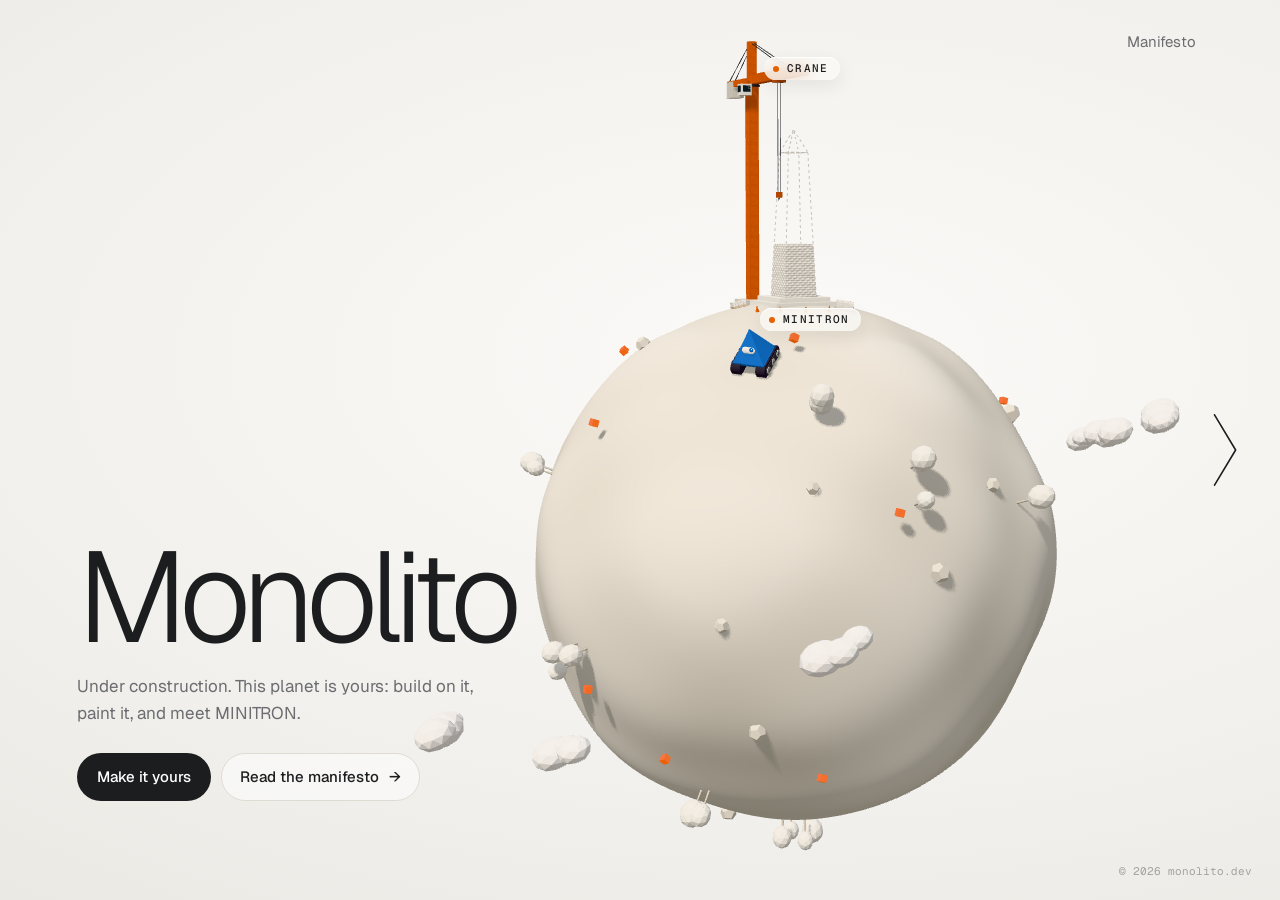
<file: index.html>
<!doctype html>
<html lang="en">
<head>
  <meta charset="utf-8">
  <meta name="viewport" content="width=device-width, initial-scale=1, viewport-fit=cover">
  <title>Monolito</title>
  <meta name="description" content="monolito.dev, under construction.">
  <meta name="generator" content="Bureau (Monolito)">
  <meta name="theme-color" content="#f3f2ee">
  <meta property="og:title" content="Monolito">
  <meta property="og:description" content="monolito.dev, under construction.">
  <link rel="canonical" href="https://monolito.dev/">
  <link rel="preconnect" href="https://fonts.googleapis.com">
  <link rel="preconnect" href="https://fonts.gstatic.com" crossorigin>
  <link rel="stylesheet" href="https://fonts.googleapis.com/css2?family=Geist:wght@300..700&family=Geist+Mono:wght@400..600&display=swap">
  <link rel="stylesheet" href="./style.css?v=6ea805fa37">
  <style>:root { --accent: #e66100; }</style>
</head>
<body class="pages">
  <header class="bar">
    <a class="mark" href="./"><span class="slab" aria-hidden="true"></span>Monolito</a>
    <nav><a href="manifesto/">Manifesto</a></nav>
  </header>
  <main>
    <div id="mono" class="mono is-explore">
<div id="stage" class="stage" aria-hidden="true"></div>
<header class="mono-top">
  <button id="back" class="chip mono-back" type="button" aria-label="Back to the planet">← Planet</button>
  <div class="mono-tools">
    <nav class="mono-nav"><a href="manifesto/">Manifesto</a></nav>
    <button id="mute" class="round" type="button" aria-pressed="false" aria-label="Sound on"></button>
  </div>
</header>
<section class="mono-hero">
  <h1>Monolito</h1>
  <p>Under construction. This planet is yours: build on it, paint it, and meet MINITRON.</p>
  <div class="mono-actions"><button id="build" class="go" type="button">Make it yours</button><a class="mono-more" href="manifesto/">Read the manifesto</a></div>
</section>
<button id="tag-crane" class="tag" type="button"><span class="tag-dot" aria-hidden="true"></span>Crane</button>
<button id="tag-minitron" class="tag" type="button"><span class="tag-dot" aria-hidden="true"></span>MINITRON</button>
<div class="score" aria-live="polite"><b id="score">0</b><span id="goal"></span></div>
<div id="toast" class="toast" role="status"></div>
<section id="card" class="card away" aria-labelledby="card-title" inert>
  <p class="kicker">The crane</p>
  <h2 id="card-title">Stack the Monolito.</h2>
  <p id="card-text"></p>
  <fieldset id="paints" class="paints" role="radiogroup" aria-label="Crane paint"><legend>Paint</legend></fieldset>
  <button id="go" class="go" type="button">Start stacking</button>
  <p id="best" class="best"></p>
</section>
<section id="builder" class="card builder away" aria-label="Your planet" inert>
  <div class="builder-head"><p class="kicker">Your planet</p><div class="tabs" role="tablist"><button id="tab-build" role="tab" type="button" aria-selected="true">Build</button><button id="tab-colors" role="tab" type="button" aria-selected="false">Colors</button></div></div>
  <div id="pane-build">
  <div id="pieces" class="pieces" role="radiogroup" aria-label="Piece"></div>
  <fieldset id="build-paints" class="paints" role="radiogroup" aria-label="Paint"><legend>Paint</legend></fieldset>
  <div class="build-foot"><span id="build-count" class="best"></span><button id="build-clear" class="textbutton" type="button">Start over</button></div>
  </div>
  <div id="pane-colors" hidden>
  <div id="looks" class="looks"></div>
  <div class="build-foot"><span class="best">kept in this browser</span><button id="look-reset" class="textbutton" type="button">Back to the first colors</button></div>
  </div>
</section>
<p id="hint" class="hint"></p>
<a class="wnav next" href="earth/" aria-label="Next world: Earth"><span class="wnav-label"><small>02 / 02</small><b>Earth</b></span><svg class="wnav-chev" viewBox="0 0 32 88" aria-hidden="true"><g class="wnav-nudge"><path class="ghost" d="M4 4 28 44 4 84"/><path class="ghost" d="M4 4 28 44 4 84"/><path class="line" pathLength="100" d="M4 4 28 44 4 84"/><path class="glint" pathLength="100" d="M4 4 28 44 4 84"/></g></svg></a>
<p class="mono-foot">© 2026 monolito.dev</p>
<noscript><p class="mono-hero" style="bottom:auto;top:40%">monolito.dev is under construction.</p></noscript>
</div>
<script type="module" src="assets/planet/planet.js?v=8920461526"></script>
  </main>
  <footer class="foot">© 2026 monolito.dev</footer>
</body>
</html>
</file>
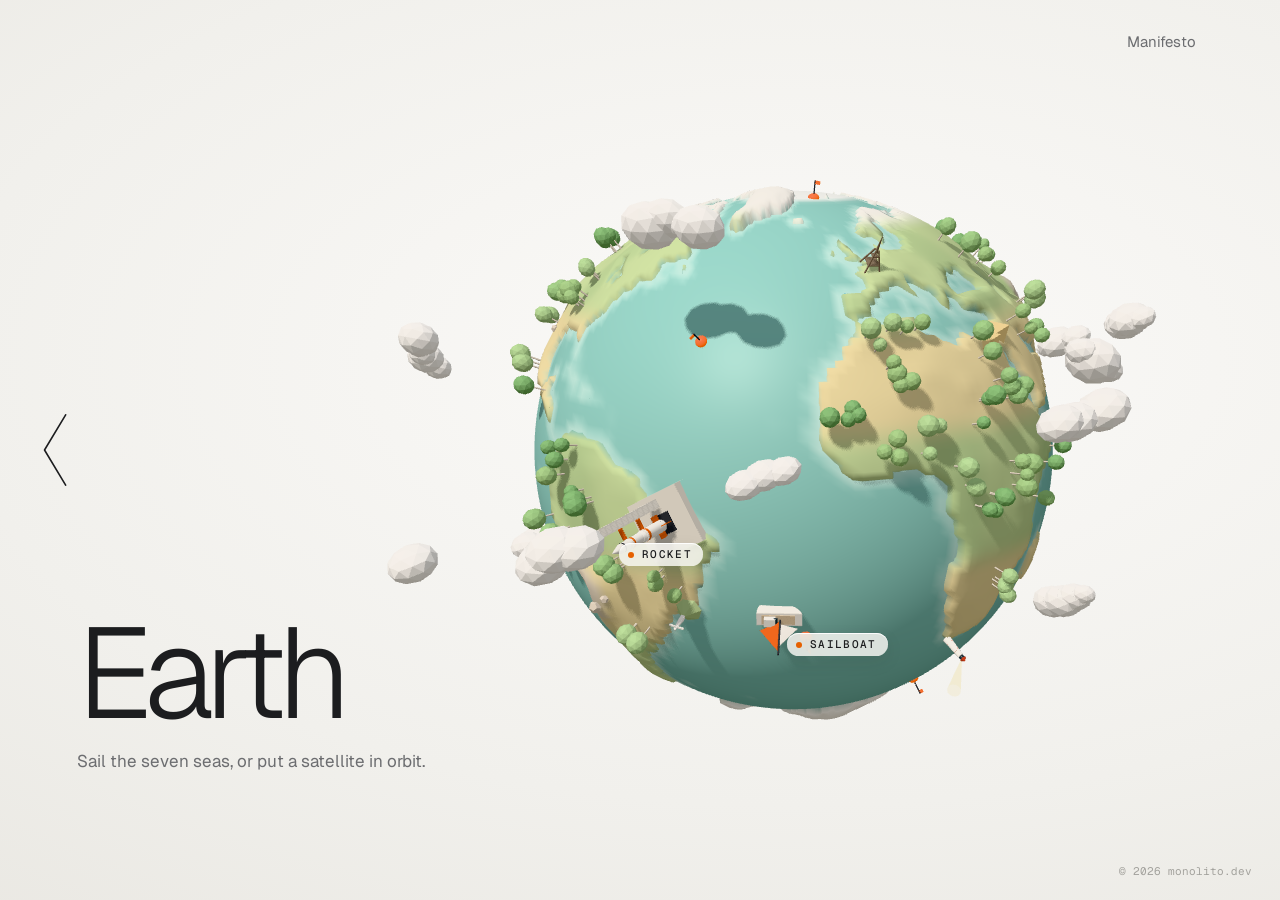
<file: earth/index.html>
<!doctype html>
<html lang="en">
<head>
  <meta charset="utf-8">
  <meta name="viewport" content="width=device-width, initial-scale=1, viewport-fit=cover">
  <title>Earth · Monolito</title>
  <meta name="description" content="Sail the seven seas, or put a satellite in orbit.">
  <meta name="generator" content="Bureau (Monolito)">
  <meta name="theme-color" content="#f3f2ee">
  <meta property="og:title" content="Earth · Monolito">
  <meta property="og:description" content="Sail the seven seas, or put a satellite in orbit.">
  <link rel="canonical" href="https://monolito.dev/earth/">
  <link rel="preconnect" href="https://fonts.googleapis.com">
  <link rel="preconnect" href="https://fonts.gstatic.com" crossorigin>
  <link rel="stylesheet" href="https://fonts.googleapis.com/css2?family=Geist:wght@300..700&family=Geist+Mono:wght@400..600&display=swap">
  <link rel="stylesheet" href="../style.css?v=6ea805fa37">
  <style>:root { --accent: #e66100; }</style>
</head>
<body class="pages">
  <header class="bar">
    <a class="mark" href="../"><span class="slab" aria-hidden="true"></span>Monolito</a>
    <nav><a href="../manifesto/">Manifesto</a></nav>
  </header>
  <main>
    <div id="mono" class="mono is-explore">
<div id="stage" class="stage" aria-hidden="true"></div>
<header class="mono-top">
  <button id="back" class="chip mono-back" type="button" aria-label="Back to the Earth">← Earth</button>
  <div class="mono-tools">
    <nav class="mono-nav"><a href="../manifesto/">Manifesto</a></nav>
    <button id="mute" class="round" type="button" aria-pressed="false" aria-label="Sound on"></button>
  </div>
</header>
<section class="mono-hero">
  <h1>Earth</h1>
  <p>Sail the seven seas, or put a satellite in orbit.</p>
</section>
<button id="tag-boat" class="tag" type="button"><span class="tag-dot" aria-hidden="true"></span>Sailboat</button>
<button id="tag-rocket" class="tag" type="button"><span class="tag-dot" aria-hidden="true"></span>Rocket</button>
<div class="score" aria-live="polite"><b id="score">0</b><span id="goal"></span><span id="meter" class="meter" aria-hidden="true"><i></i></span></div>
<div id="toast" class="toast" role="status"></div>
<section id="card" class="card away" aria-labelledby="card-title" inert>
  <p id="card-kicker" class="kicker">The rocket</p>
  <h2 id="card-title">Reach orbit.</h2>
  <p id="card-text"></p>
  <button id="go" class="go" type="button">Start</button>
  <p id="best" class="best"></p>
</section>
<p id="hint" class="hint"></p>
<a class="wnav prev" href="../" aria-label="Previous world: Monolito"><span class="wnav-label"><small>01 / 02</small><b>Monolito</b></span><svg class="wnav-chev" viewBox="0 0 32 88" aria-hidden="true"><g class="wnav-nudge"><path class="ghost" d="M28 4 4 44 28 84"/><path class="ghost" d="M28 4 4 44 28 84"/><path class="line" pathLength="100" d="M28 4 4 44 28 84"/><path class="glint" pathLength="100" d="M28 4 4 44 28 84"/></g></svg></a>
<p class="mono-foot">© 2026 monolito.dev</p>
<noscript><p class="mono-hero" style="bottom:auto;top:40%">Earth needs JavaScript and WebGL.</p></noscript>
</div>
<script type="module" src="../assets/earth/earth.js?v=7e6ab3f250"></script>
  </main>
  <footer class="foot">© 2026 monolito.dev</footer>
</body>
</html>
</file>
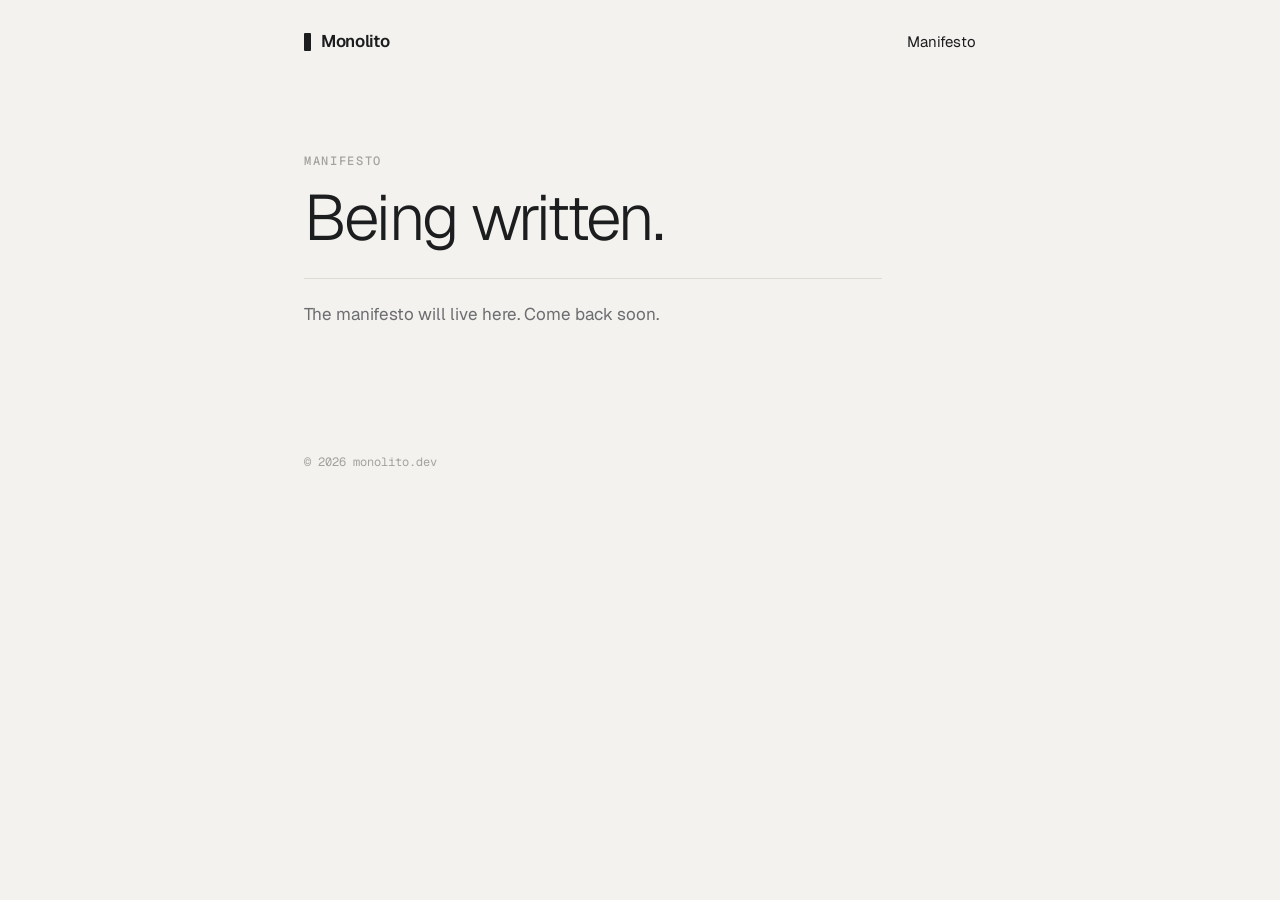
<file: manifesto/index.html>
<!doctype html>
<html lang="en">
<head>
  <meta charset="utf-8">
  <meta name="viewport" content="width=device-width, initial-scale=1, viewport-fit=cover">
  <title>Manifesto · Monolito</title>
  <meta name="description" content="The Monolito manifesto. Being written.">
  <meta name="generator" content="Bureau (Monolito)">
  <meta name="theme-color" content="#f3f2ee">
  <meta property="og:title" content="Manifesto · Monolito">
  <meta property="og:description" content="The Monolito manifesto. Being written.">
  <link rel="canonical" href="https://monolito.dev/manifesto/">
  <link rel="preconnect" href="https://fonts.googleapis.com">
  <link rel="preconnect" href="https://fonts.gstatic.com" crossorigin>
  <link rel="stylesheet" href="https://fonts.googleapis.com/css2?family=Geist:wght@300..700&family=Geist+Mono:wght@400..600&display=swap">
  <link rel="stylesheet" href="../style.css?v=6ea805fa37">
  <style>:root { --accent: #e66100; }</style>
</head>
<body class="pages">
  <header class="bar">
    <a class="mark" href="../"><span class="slab" aria-hidden="true"></span>Monolito</a>
    <nav><a href="../manifesto/" aria-current="page">Manifesto</a></nav>
  </header>
  <main>
    <p class="kicker">Manifesto</p>
<h1 id="being-written">Being written.</h1>
<p class="placeholder">The manifesto will live here. Come back soon.</p>
  </main>
  <footer class="foot">© 2026 monolito.dev</footer>
</body>
</html>
</file>
<file: style.css>
/* monolito.dev: white, quiet, and small worlds of clay; ‹ and › go from one to the next. */

:root {
  --bg: #f3f2ee; --ink: #1c1d1f; --soft: #6c6d70; --faint: #a3a29d; --line: #dedbd3;
  --panel: rgba(250, 249, 246, 0.82); --accent: #e66100;
  --sans: 'Geist', ui-sans-serif, system-ui, sans-serif;
  --mono: 'Geist Mono', ui-monospace, monospace;
  color-scheme: light;
}

* { box-sizing: border-box; }
html, body { margin: 0; }
body {
  min-height: 100vh; background: var(--bg); color: var(--ink);
  font: 400 17px/1.6 var(--sans); -webkit-font-smoothing: antialiased;
}
a { color: inherit; text-underline-offset: 3px; text-decoration-thickness: 1px; }
:focus-visible { outline: 2px solid var(--accent); outline-offset: 3px; border-radius: 4px; }

/* ------------------------------------------------------------------ plain pages */

.bar {
  display: flex; align-items: center; justify-content: space-between; gap: 16px;
  max-width: 720px; margin: 0 auto; padding: 28px 24px;
}
.mark, .mono-mark {
  display: inline-flex; align-items: center; gap: 10px; text-decoration: none;
  font-weight: 600; font-size: 17px; letter-spacing: -0.02em;
}
.slab { width: 7px; height: 18px; background: var(--ink); border-radius: 1px; }
.bar nav { display: flex; gap: 22px; }
.bar nav a, .mono-nav a { text-decoration: none; color: var(--soft); font-size: 15px; }
.bar nav a:hover, .bar nav a[aria-current], .mono-nav a:hover { color: var(--ink); }

main { max-width: 720px; margin: 0 auto; padding: 8vh 24px 12vh; }
main h1 { font-size: clamp(40px, 7vw, 64px); font-weight: 300; letter-spacing: -0.045em; line-height: 1.02; margin: 0 0 28px; }
main h2 { font-size: 22px; font-weight: 500; letter-spacing: -0.02em; margin: 2.2em 0 0.6em; }
main p { color: #3d3e41; max-width: 34em; }
.kicker { font: 500 12px/1 var(--mono); letter-spacing: 0.14em; text-transform: uppercase; color: var(--faint); margin: 0 0 18px; }
.placeholder { border-top: 1px solid var(--line); padding-top: 22px; color: var(--soft); }
.foot { max-width: 720px; margin: 0 auto; padding: 0 24px 32px; font: 400 12px var(--mono); color: var(--faint); }

/* ------------------------------------------------------------------ home: the planet */

body:has(.mono) { overflow: hidden; }
body:has(.mono) > .bar, body:has(.mono) > .foot { display: none; }
body:has(.mono) main { padding: 0; max-width: none; }

.mono {
  position: fixed; inset: 0; overflow: hidden;
  background: radial-gradient(120% 90% at 62% 40%, #fbfaf8 0%, #f1f0ec 55%, #e7e5df 100%);
  user-select: none; -webkit-user-select: none; -webkit-tap-highlight-color: transparent; touch-action: none;
}
.stage { position: absolute; inset: 0; cursor: grab; }
.stage canvas { display: block; width: 100%; height: 100%; opacity: 0; transition: opacity 1.2s ease; }
.stage.ready canvas { opacity: 1; }
.mono.is-dragging .stage { cursor: grabbing; }
.mono.is-pointing .stage { cursor: pointer; }
.mono.is-drive .stage { cursor: crosshair; }
.mono.is-crane .stage { cursor: default; }
.mono.is-playing .stage { cursor: pointer; }

.mono-top {
  position: absolute; top: 0; left: 0; right: 0; display: flex; align-items: center; justify-content: space-between;
  gap: 12px; padding: max(22px, env(safe-area-inset-top)) 28px 0; pointer-events: none;
}
.mono-top > * { pointer-events: auto; }
.mono-nav { display: flex; align-items: center; gap: 6px; }
.mono-nav a { padding: 8px 10px; }

.mono-hero {
  position: absolute; left: clamp(24px, 6vw, 88px); bottom: clamp(36px, 11vh, 120px); max-width: 420px;
  transition: opacity 0.5s ease, transform 0.6s cubic-bezier(0.2, 0.7, 0.2, 1);
}
.mono-hero h1 {
  margin: 0; font-size: clamp(56px, 10vw, 128px); font-weight: 300; letter-spacing: -0.06em; line-height: 0.9;
}
.mono-hero p { margin: 18px 0 26px; color: var(--soft); font-size: 17px; }
.mono-more {
  display: inline-flex; align-items: center; gap: 10px; text-decoration: none; font-weight: 500; font-size: 15px;
  padding: 11px 18px; border-radius: 999px; border: 1px solid var(--line); background: rgba(255, 255, 255, 0.5);
  transition: border-color 0.2s, background 0.2s;
}
.mono-more::after { content: "→"; transition: transform 0.2s; }
.mono-more:hover { border-color: var(--ink); background: #fff; }
.mono-more:hover::after { transform: translateX(3px); }
.mono:not(.is-explore) .mono-hero { opacity: 0; transform: translateY(14px); pointer-events: none; }

/* tags that float next to the crane and MINITRON */
.tag {
  position: absolute; left: 0; top: 0; display: inline-flex; align-items: center; gap: 8px;
  padding: 6px 11px 6px 9px; border: 0; border-radius: 999px; cursor: pointer;
  font: 500 11px/1 var(--mono); letter-spacing: 0.12em; text-transform: uppercase; color: var(--ink);
  background: var(--panel); backdrop-filter: blur(8px); -webkit-backdrop-filter: blur(8px);
  box-shadow: 0 1px 0 rgba(255, 255, 255, 0.9) inset, 0 6px 18px rgba(40, 36, 30, 0.08);
  opacity: 0; transition: opacity 0.35s ease, box-shadow 0.2s; will-change: transform;
}
.tag-dot { width: 6px; height: 6px; border-radius: 50%; background: var(--accent); box-shadow: 0 0 0 0 var(--accent); animation: pulse 2.4s infinite; }
.tag.on { opacity: 1; }
.tag:hover, .tag.hot { box-shadow: 0 0 0 1px var(--ink) inset, 0 6px 18px rgba(40, 36, 30, 0.12); }
.mono:not(.is-explore) .tag { opacity: 0; pointer-events: none; }
@keyframes pulse { 0% { box-shadow: 0 0 0 0 rgba(230, 97, 0, 0.45); } 70%, 100% { box-shadow: 0 0 0 7px rgba(230, 97, 0, 0); } }

/* panels for the games */
.card {
  position: absolute; left: clamp(16px, 4vw, 40px); bottom: clamp(16px, 5vh, 40px); width: min(380px, calc(100% - 32px));
  padding: 24px 24px 20px; border-radius: 20px; cursor: default;
  background: var(--panel); backdrop-filter: blur(14px); -webkit-backdrop-filter: blur(14px);
  box-shadow: 0 1px 0 rgba(255, 255, 255, 0.9) inset, 0 24px 60px rgba(40, 36, 30, 0.12);
  transition: opacity 0.35s, transform 0.4s cubic-bezier(0.2, 0.7, 0.2, 1);
}
.card.away { opacity: 0; transform: translateY(16px); pointer-events: none; }
.card .kicker { margin-bottom: 12px; }
.card h2 { margin: 0 0 8px; font-size: 28px; font-weight: 400; letter-spacing: -0.035em; line-height: 1.1; }
.card p { margin: 0 0 18px; font-size: 15px; line-height: 1.5; color: var(--soft); }
.card .best { margin: 14px 0 0; font: 400 12px var(--mono); color: var(--faint); }
.card .best:empty { display: none; }

.paints { display: flex; align-items: center; gap: 8px; margin: 0 0 20px; padding: 0; border: 0; }
.paints legend { font: 500 11px/1 var(--mono); letter-spacing: 0.12em; text-transform: uppercase; color: var(--faint); margin-right: 6px; float: left; padding: 8px 6px 0 0; }
.paint {
  width: 26px; height: 26px; border-radius: 50%; border: 0; padding: 0; cursor: pointer; background: var(--c);
  box-shadow: 0 0 0 1px rgba(0, 0, 0, 0.12) inset; transition: transform 0.15s, box-shadow 0.15s;
}
.paint:hover { transform: scale(1.1); }
.paint[aria-checked="true"] { box-shadow: 0 0 0 1px rgba(0, 0, 0, 0.12) inset, 0 0 0 2px var(--bg), 0 0 0 3.5px var(--ink); }

.go {
  font: inherit; font-weight: 500; font-size: 15px; color: #fff; background: var(--ink);
  border: 0; border-radius: 999px; padding: 12px 20px; cursor: pointer; transition: transform 0.12s, background 0.2s;
}
.go:hover { background: #000; transform: translateY(-1px); }
.go:active { transform: translateY(1px); }

.chip, .round {
  font: 500 13px var(--sans); color: var(--ink); background: var(--panel); border: 0; cursor: pointer;
  backdrop-filter: blur(10px); -webkit-backdrop-filter: blur(10px);
  box-shadow: 0 1px 0 rgba(255, 255, 255, 0.9) inset, 0 6px 18px rgba(40, 36, 30, 0.08);
}
.chip { display: inline-flex; align-items: center; gap: 8px; padding: 9px 15px 9px 12px; border-radius: 999px; }
.round { width: 38px; height: 38px; display: grid; place-items: center; border-radius: 50%; }
.round[aria-pressed="true"] { color: var(--faint); }
.mono-tools { display: flex; gap: 8px; }
.mono-back, .mono-tools .round { transition: opacity 0.3s; }
.mono.is-explore .mono-back, .mono.is-explore .mono-tools .round { opacity: 0; pointer-events: none; }
.mono:not(.is-explore) .mono-nav { opacity: 0; pointer-events: none; }
.mono-nav { transition: opacity 0.3s; }

.score {
  position: absolute; top: max(70px, 9vh); left: 50%; transform: translateX(-50%); text-align: center;
  pointer-events: none; opacity: 0; transition: opacity 0.3s;
}
.score b { display: block; font-size: clamp(56px, 9vw, 96px); font-weight: 200; letter-spacing: -0.05em; line-height: 1; font-variant-numeric: tabular-nums; }
.score span { font: 400 12px var(--mono); color: var(--faint); letter-spacing: 0.06em; }
.score b, .score span { text-shadow: 0 0 14px var(--bg), 0 0 6px var(--bg), 0 0 2px var(--bg); }
.mono.is-playing .score, .mono.is-drive .score { opacity: 1; }

.toast {
  position: absolute; top: max(178px, 22vh); left: 50%; transform: translate(-50%, 8px); opacity: 0;
  font: 500 13px var(--mono); letter-spacing: 0.04em; padding: 8px 14px; border-radius: 999px;
  background: var(--ink); color: #fff; white-space: nowrap; pointer-events: none;
  transition: opacity 0.2s, transform 0.3s cubic-bezier(0.3, 1.5, 0.5, 1);
}
.toast.show { opacity: 1; transform: translate(-50%, 0); }
.toast a { color: #fff; pointer-events: auto; }

.hint {
  position: absolute; bottom: max(24px, env(safe-area-inset-bottom)); left: 50%; transform: translateX(-50%); margin: 0;
  font: 400 12px var(--mono); letter-spacing: 0.04em; color: var(--soft); white-space: nowrap; pointer-events: none;
  opacity: 0; transition: opacity 0.4s;
}
.mono.show-hint .hint { opacity: 1; }
.hint a { pointer-events: auto; color: var(--ink); }

.mono-foot { position: absolute; right: 28px; bottom: 22px; margin: 0; font: 400 11px var(--mono); color: var(--faint); pointer-events: none; }
.mono:not(.is-explore) .mono-foot { opacity: 0; }

.mono.no-gl .tag { display: none; }

@media (max-width: 720px) {
  .mono-top { padding: max(16px, env(safe-area-inset-top)) 16px 0; }
  .mono-hero { left: 20px; right: 20px; bottom: max(28px, env(safe-area-inset-bottom)); }
  .mono-hero p { margin: 12px 0 20px; }
  .card { left: 12px; right: 12px; bottom: 12px; width: auto; padding: 20px 20px 18px; }
  .mono-foot { display: none; }
  .hint { white-space: normal; text-align: center; width: calc(100% - 32px); }
}
@media (prefers-reduced-motion: reduce) {
  .card, .toast, .hint, .score, .mono-hero, .tag, .stage canvas { transition: none; }
  .tag-dot { animation: none; }
}

/* ------------------------------------------------------------------ building on the planet */

.mono-actions { display: flex; flex-wrap: wrap; align-items: center; gap: 10px; }
.mono.is-build .stage { cursor: crosshair; }
.mono.is-build.is-erasing .stage { cursor: pointer; }
.builder { width: min(420px, calc(100% - 32px)); }
.pieces { display: flex; flex-wrap: wrap; gap: 6px; margin: 0 0 18px; }
.piece {
  font: 500 13px var(--sans); color: var(--ink); background: rgba(255, 255, 255, 0.6); border: 0; cursor: pointer;
  padding: 8px 13px; border-radius: 999px; box-shadow: 0 0 0 1px var(--line) inset; transition: background 0.15s, color 0.15s, box-shadow 0.15s;
}
.piece:hover { box-shadow: 0 0 0 1px var(--ink) inset; }
.piece[aria-checked="true"] { background: var(--ink); color: #fff; box-shadow: none; }
.piece-remove { margin-left: auto; }
.piece-remove[aria-checked="true"] { background: var(--accent); }
.builder .paints { margin-bottom: 14px; }
.builder-head { display: flex; align-items: center; justify-content: space-between; gap: 12px; margin-bottom: 16px; }
.builder-head .kicker { margin: 0; }
.tabs { display: inline-flex; padding: 3px; border-radius: 999px; box-shadow: 0 0 0 1px var(--line) inset; }
.tabs button { font: 500 13px var(--sans); color: var(--soft); background: none; border: 0; padding: 6px 14px; border-radius: 999px; cursor: pointer; }
.tabs button[aria-selected="true"] { background: var(--ink); color: var(--bg); }
.looks { display: grid; gap: 2px; margin-bottom: 12px; }
.looks .paints { margin: 0; display: grid; grid-template-columns: 84px repeat(6, 26px); gap: 8px; align-items: center; }
.looks .paints legend { float: left; padding: 0; margin: 0; }
.looks .paint { background: var(--c); }
.space .piece { background: rgba(255, 255, 255, 0.06); }
.space .piece[aria-checked="true"] { background: var(--ink); color: #111; }
.space .mono-more { background: rgba(255, 255, 255, 0.06); }
.space .mono-more:hover { background: rgba(255, 255, 255, 0.12); border-color: var(--ink); }
.build-foot { display: flex; align-items: center; justify-content: space-between; gap: 12px; }
.build-foot .best { margin: 0; }
.textbutton { font: 400 12px var(--mono); color: var(--soft); background: none; border: 0; padding: 4px 0; cursor: pointer; text-decoration: underline; text-underline-offset: 3px; }
.textbutton:hover { color: var(--ink); }
.card p a { color: var(--ink); }

/* ------------------------------------------------------------------ deep space: the night sky */

.mono.space {
  --bg: #0a0b10; --ink: #efebe4; --soft: rgba(239, 235, 228, 0.66); --faint: rgba(239, 235, 228, 0.42);
  --line: rgba(255, 255, 255, 0.14); --panel: rgba(24, 26, 33, 0.72);
  color: var(--ink); color-scheme: dark;
  background: radial-gradient(120% 90% at 62% 45%, #171a26 0%, #0c0e15 55%, #06070a 100%);
}
.space .tag, .space .card, .space .chip, .space .round { box-shadow: 0 1px 0 rgba(255, 255, 255, 0.06) inset, 0 10px 30px rgba(0, 0, 0, 0.35); }
.space .go { color: #111; }
.space .go:hover { background: #fff; }
.space .toast { color: #111; }
.space .toast a { color: #111; }
.space .paint[aria-checked="true"] { box-shadow: 0 0 0 1px rgba(255, 255, 255, 0.12) inset, 0 0 0 2px var(--bg), 0 0 0 3.5px var(--ink); }

/* ------------------------------------------------------------------ the worlds' games */

.mono.is-sail .stage { cursor: crosshair; }
.mono.is-launch .stage, .mono.is-dock .stage { cursor: default; }
.mono.is-launch.is-playing .stage, .mono.is-dock.is-playing .stage { cursor: pointer; }

/* the rocket's fuel, under the climb */
.meter { display: block; width: 120px; height: 4px; margin: 12px auto 0; border-radius: 2px; background: var(--line); overflow: hidden; opacity: 0; transition: opacity 0.3s; }
.meter i { display: block; height: 100%; width: calc(var(--fuel, 1) * 100%); background: var(--ink); border-radius: 2px; }
.meter.dry { background: var(--accent); animation: dry 0.5s steps(2) infinite; }
.mono.is-launch.is-playing .meter { opacity: 1; }
@keyframes dry { 50% { opacity: 0.35; } }

/* ------------------------------------------------------------------ ‹ and ›: from one world to the next */

.wnav {
  position: absolute; top: 50%; transform: translateY(-50%); z-index: 3;
  display: flex; align-items: center; gap: 16px; padding: 24px 8px;
  color: var(--ink); text-decoration: none; transition: opacity 0.4s;
}
.wnav.next { right: clamp(10px, 2.6vw, 40px); padding-left: 24px; }
.wnav.prev { left: clamp(10px, 2.6vw, 40px); padding-right: 24px; flex-direction: row-reverse; }
.wnav-label { display: grid; transition: clip-path 0.6s cubic-bezier(0.2, 0.7, 0.2, 1); }
.next .wnav-label { justify-items: end; text-align: right; clip-path: inset(0 0 0 100%); }
.prev .wnav-label { justify-items: start; text-align: left; clip-path: inset(0 100% 0 0); }
.wnav-label small { font: 500 10px/1 var(--mono); letter-spacing: 0.18em; text-transform: uppercase; color: var(--faint); margin-bottom: 8px; }
.wnav-label b { font-weight: 300; font-size: clamp(22px, 2.4vw, 32px); letter-spacing: -0.04em; line-height: 1; }
.wnav:hover .wnav-label, .wnav:focus-visible .wnav-label { clip-path: inset(0 -8px 0 -8px); }

.wnav-chev { width: clamp(22px, 2.2vw, 30px); height: auto; overflow: visible; transition: transform 0.5s cubic-bezier(0.2, 0.7, 0.2, 1); }
.wnav-chev path { fill: none; stroke: currentColor; stroke-width: 1.6; stroke-linecap: round; stroke-linejoin: round; vector-effect: non-scaling-stroke; }
.wnav-chev .line { stroke-dasharray: 100; stroke-dashoffset: 100; animation: chev-draw 1.2s 0.5s cubic-bezier(0.6, 0, 0.2, 1) forwards; }
.wnav-chev .glint { stroke: var(--accent); stroke-width: 2.2; stroke-dasharray: 14 200; stroke-dashoffset: 14; opacity: 0; animation: chev-glint 5.5s 2.2s cubic-bezier(0.5, 0, 0.3, 1) infinite; }
.prev .wnav-chev .glint { animation-delay: 4.95s; }
.wnav-chev .ghost { opacity: 0; }
.next .wnav-nudge { animation: nudge-next 5.5s 2.2s ease-in-out infinite; }
.prev .wnav-nudge { animation: nudge-prev 5.5s 4.95s ease-in-out infinite; }
.next:hover .wnav-chev, .next:focus-visible .wnav-chev { transform: translateX(6px); }
.prev:hover .wnav-chev, .prev:focus-visible .wnav-chev { transform: translateX(-6px); }
.next:hover .ghost, .next:focus-visible .ghost { animation: ghost-next 1s cubic-bezier(0.2, 0.7, 0.2, 1) infinite; }
.prev:hover .ghost, .prev:focus-visible .ghost { animation: ghost-prev 1s cubic-bezier(0.2, 0.7, 0.2, 1) infinite; }
.wnav:hover .ghost + .ghost, .wnav:focus-visible .ghost + .ghost { animation-delay: 0.5s; }
.wnav:hover .line, .wnav:focus-visible .line { stroke: var(--accent); transition: stroke 0.3s; }
.wnav:focus-visible { outline: none; }
.wnav:focus-visible .wnav-chev { outline: 2px solid var(--accent); outline-offset: 10px; border-radius: 6px; }

@keyframes chev-draw { to { stroke-dashoffset: 0; } }
@keyframes chev-glint { 0% { stroke-dashoffset: 14; opacity: 1; } 24% { stroke-dashoffset: -100; opacity: 1; } 25%, 100% { stroke-dashoffset: -100; opacity: 0; } }
@keyframes nudge-next { 0%, 4%, 26%, 100% { transform: none; } 12% { transform: translateX(5px); } }
@keyframes nudge-prev { 0%, 4%, 26%, 100% { transform: none; } 12% { transform: translateX(-5px); } }
@keyframes ghost-next { 0% { opacity: 0.55; transform: translateX(0); } 100% { opacity: 0; transform: translateX(22px); } }
@keyframes ghost-prev { 0% { opacity: 0.55; transform: translateX(0); } 100% { opacity: 0; transform: translateX(-22px); } }

.mono:not(.is-explore) .wnav { opacity: 0; pointer-events: none; }

/* going from one world to another: a soft dissolve */
@view-transition { navigation: auto; }
::view-transition-old(root) { animation: 0.45s cubic-bezier(0.6, 0, 0.3, 1) both world-out; }
::view-transition-new(root) { animation: 0.7s 0.05s cubic-bezier(0.2, 0.7, 0.2, 1) both world-in; }
@keyframes world-out { to { opacity: 0; transform: scale(0.985); filter: blur(6px); } }
@keyframes world-in { from { opacity: 0; transform: scale(1.015); } }

@media (max-width: 720px) {
  .mono.is-build .hint { display: none; }
  .looks .paints { grid-template-columns: 72px repeat(6, 26px); gap: 7px; }
}
@media (hover: none), (max-width: 720px) {
  .wnav { padding: 18px 6px; }
  .wnav-label { display: none; }
}
@media (max-width: 720px) {
  .wnav.next { right: 2px; }
  .wnav.prev { left: 2px; }
}
@media (prefers-reduced-motion: reduce) {
  .wnav-chev .line { animation: none; stroke-dashoffset: 0; }
  .wnav-chev .glint, .wnav-nudge, .wnav:hover .ghost { animation: none; }
  ::view-transition-old(root), ::view-transition-new(root) { animation: none; }
}
</file>
